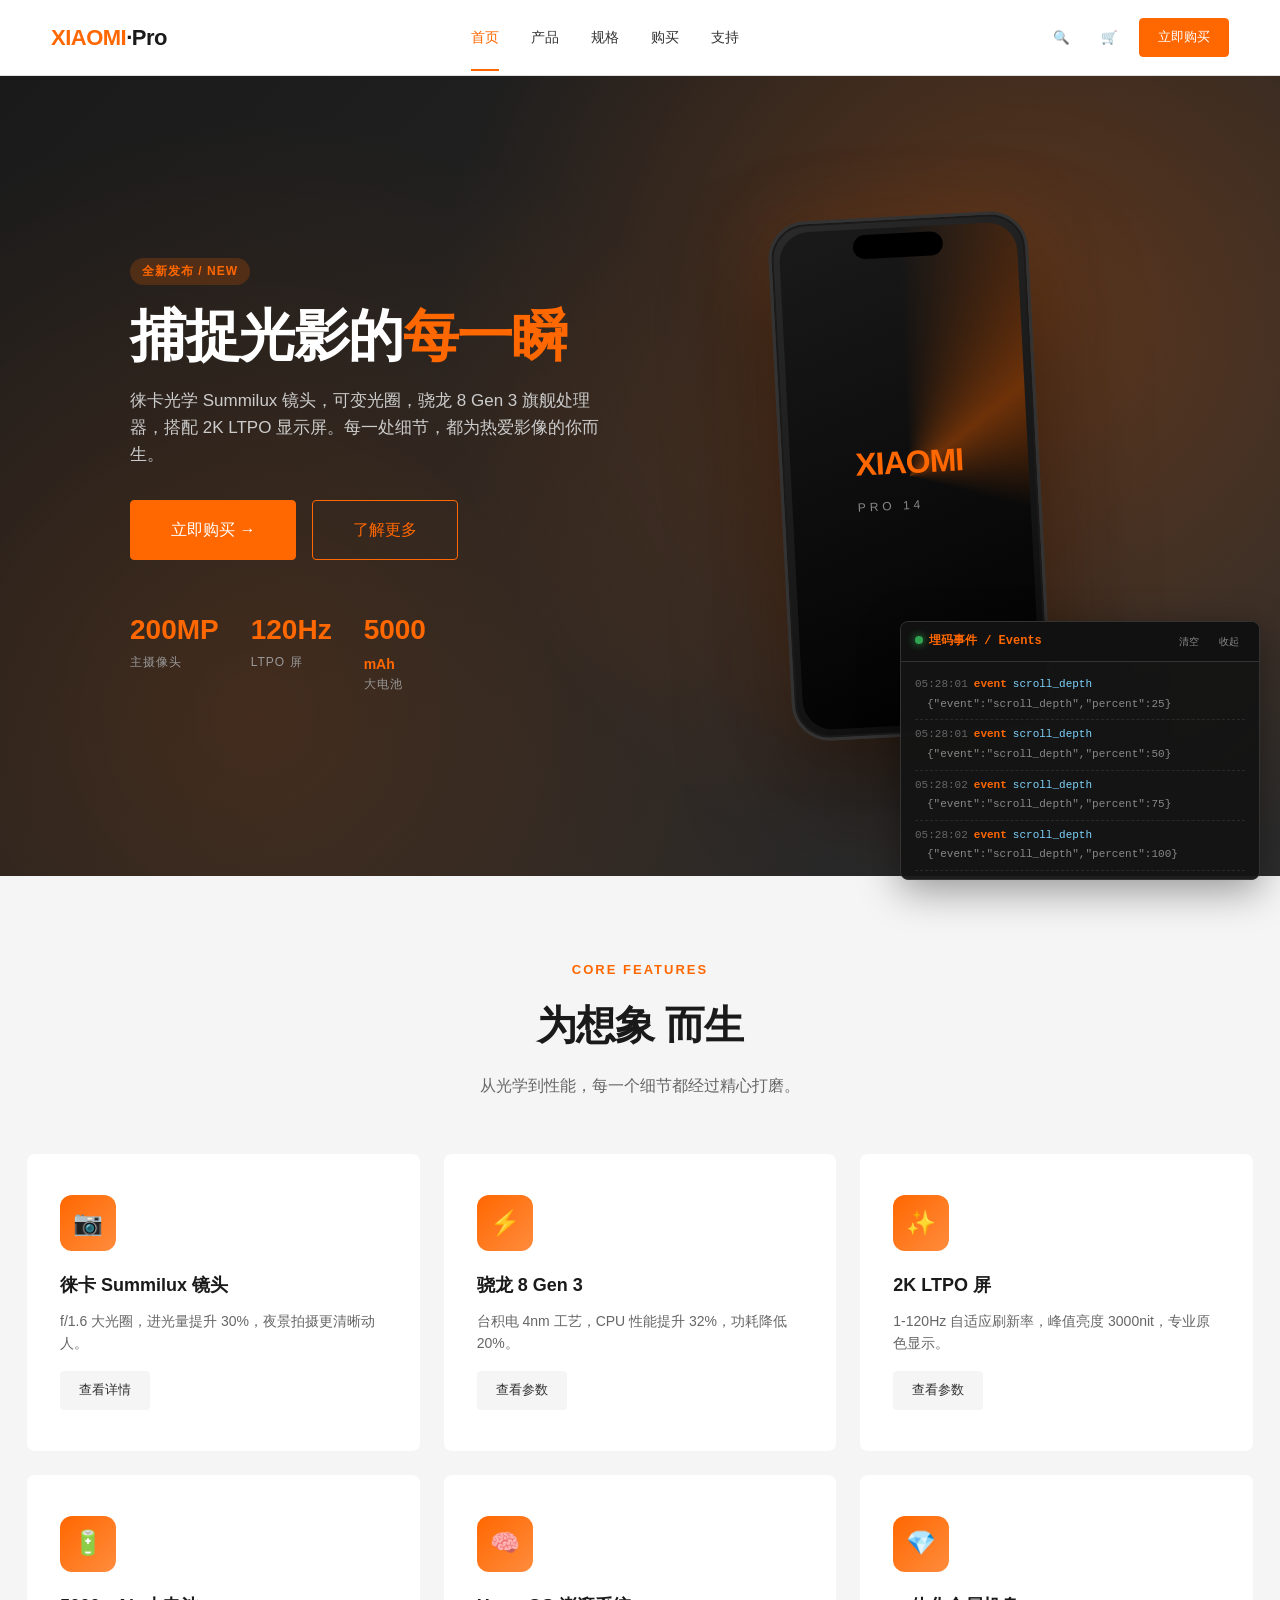
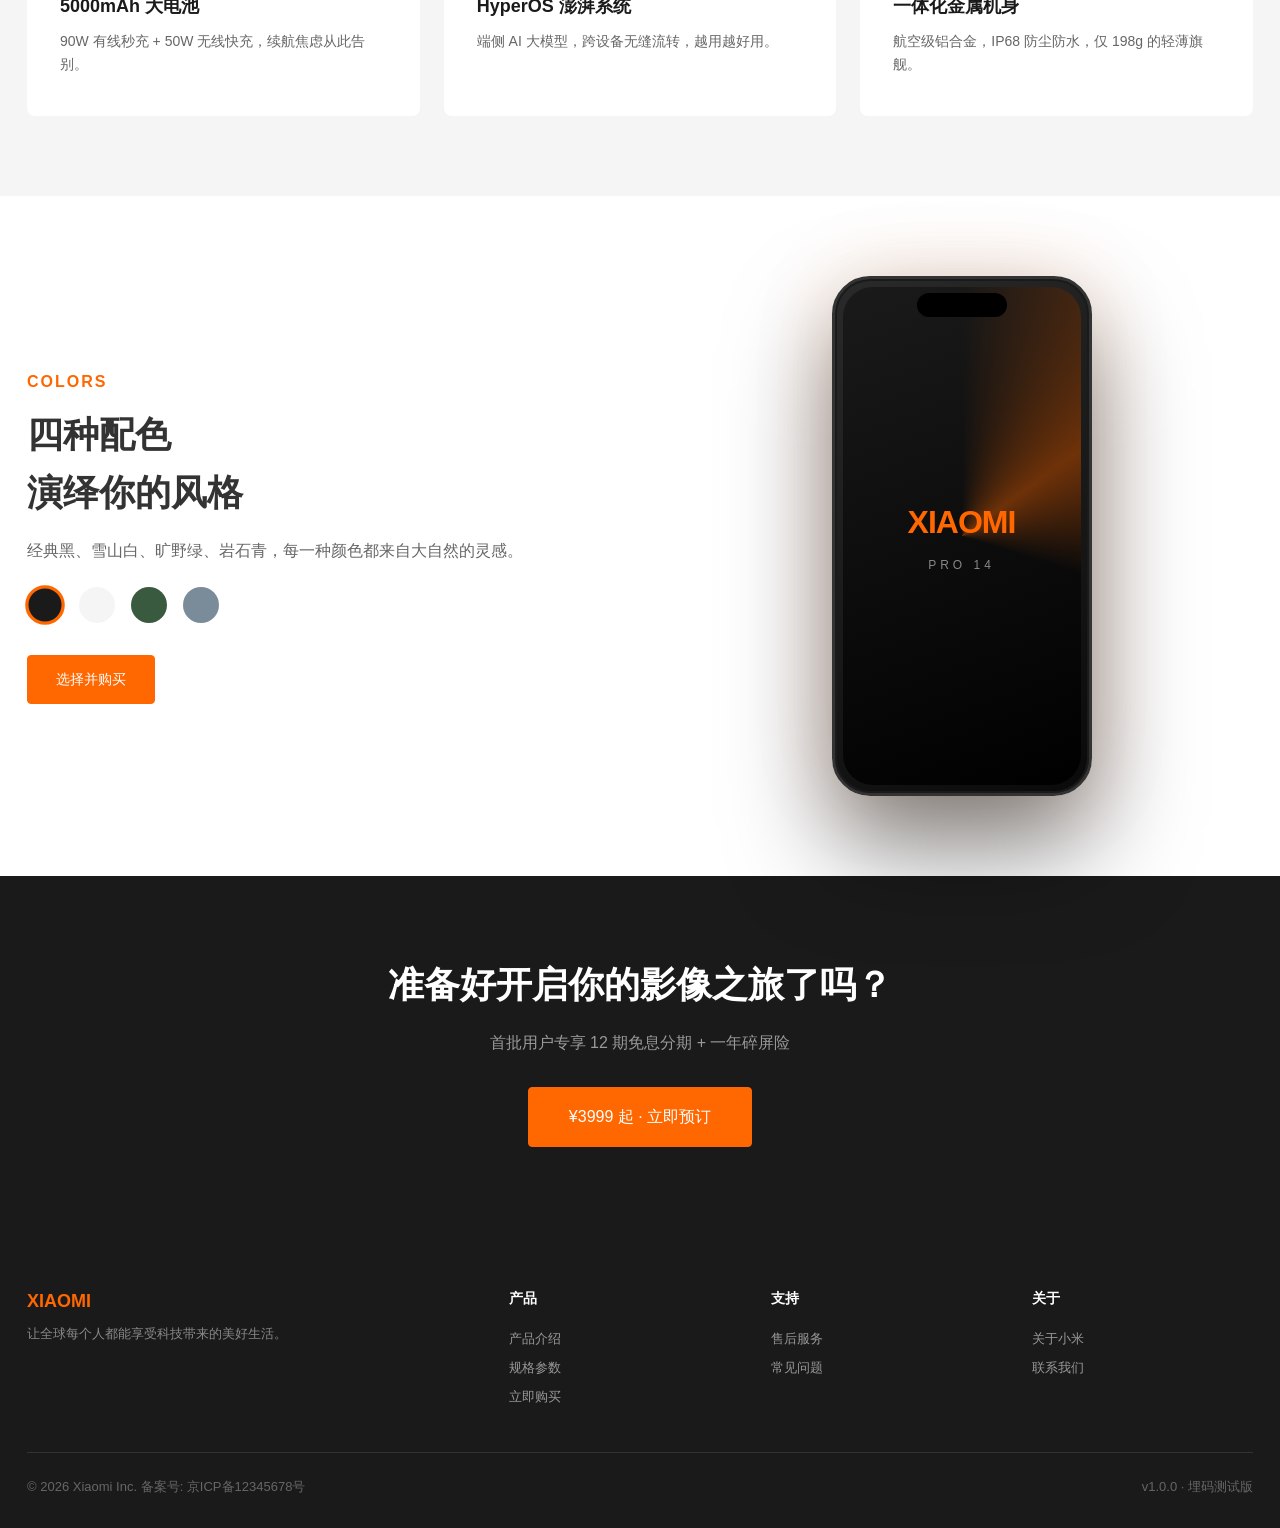
<file: index.html>
<!DOCTYPE html>
<html lang="zh-CN">
<head>
  <!-- Google tag (gtag.js) - GA4 -->
  <script async src="https://www.googletagmanager.com/gtag/js?id=G-XBHN8ZTBCF"></script>
  <script>
    window.dataLayer = window.dataLayer || [];
    function gtag(){dataLayer.push(arguments);}
    gtag('js', new Date());
    gtag('config', 'G-XBHN8ZTBCF');
  </script>

  <!-- Umami Analytics -->
  <script defer src="http://localhost:3000/script.js" data-website-id="d767fd33-8b4c-446f-88bc-324c1520ba76"></script>

  <meta charset="UTF-8">
  <meta name="viewport" content="width=device-width, initial-scale=1.0">
  <title>Xiaomi Pro 14 - 重新定义旗舰</title>
  <meta name="description" content="Xiaomi Pro 14 - 徕卡光学 Summilux 镜头，骁龙8 Gen 3，2K 120Hz LTPO 显示屏。">
  <link rel="stylesheet" href="/css/style.css">
</head>
<body>

  <!-- ===== Header ===== -->
  <header class="site-header">
    <div class="header-inner">
      <a href="/index.html" class="brand">XIAOMI<span>·Pro</span></a>
      <nav class="nav">
        <a href="/index.html" class="active">首页</a>
        <a href="/product.html" data-event="nav_click" data-event-cat="nav" data-event-label="产品">产品</a>
        <a href="/specs.html" data-event="nav_click" data-event-cat="nav" data-event-label="规格">规格</a>
        <a href="/buy.html" data-event="nav_click" data-event-cat="nav" data-event-label="购买">购买</a>
        <a href="/support.html" data-event="nav_click" data-event-cat="nav" data-event-label="支持">支持</a>
      </nav>
      <div class="header-cta">
        <button class="icon-btn" data-event="header_search" aria-label="搜索">🔍</button>
        <button class="icon-btn" data-event="header_cart" aria-label="购物车">🛒</button>
        <a href="/buy.html" class="btn btn-primary btn-sm" data-event="header_buy_now" data-event-cat="cta" data-event-pos="header">立即购买</a>
      </div>
    </div>
  </header>

  <!-- ===== Hero / Banner ===== -->
  <section class="hero">
    <div class="hero-inner">
      <div class="hero-text">
        <span class="tag">全新发布 / NEW</span>
        <h1>捕捉光影的<em>每一瞬</em></h1>
        <p>徕卡光学 Summilux 镜头，可变光圈，骁龙 8 Gen 3 旗舰处理器，搭配 2K LTPO 显示屏。每一处细节，都为热爱影像的你而生。</p>
        <div class="hero-cta">
          <a href="/buy.html" class="btn btn-primary btn-lg" data-event="hero_buy" data-event-cat="cta" data-event-pos="hero" data-event-label="立即购买" data-event-value="4499">立即购买 →</a>
          <a href="/product.html" class="btn btn-outline btn-lg" data-event="hero_learn" data-event-cat="cta" data-event-pos="hero" data-event-label="了解更多">了解更多</a>
        </div>
        <div class="hero-meta">
          <div><span class="num">200MP</span><span class="lbl">主摄像头</span></div>
          <div><span class="num">120Hz</span><span class="lbl">LTPO 屏</span></div>
          <div><span class="num">5000<span style="font-size:14px">mAh</span></span><span class="lbl">大电池</span></div>
        </div>
      </div>
      <div class="hero-visual">
        <div class="phone-mock">
          <div class="phone-notch"></div>
          <div class="phone-screen">
            <div class="phone-logo">XIAOMI<small>PRO 14</small></div>
          </div>
        </div>
      </div>
    </div>
  </section>

  <!-- ===== Features ===== -->
  <section class="features">
    <div class="container">
      <div class="section-head">
        <span class="eyebrow">CORE FEATURES</span>
        <h2>为想象 而生</h2>
        <p>从光学到性能，每一个细节都经过精心打磨。</p>
      </div>
      <div class="feature-grid">
        <div class="feature-card" data-event="feature_view" data-event-cat="feature" data-event-label="徕卡光学">
          <div class="feature-icon">📷</div>
          <h3>徕卡 Summilux 镜头</h3>
          <p>f/1.6 大光圈，进光量提升 30%，夜景拍摄更清晰动人。</p>
          <a href="/product.html" class="btn btn-ghost btn-sm" style="margin-top:16px" data-event="feature_learn_more" data-event-cat="feature" data-event-label="徕卡光学">查看详情</a>
        </div>
        <div class="feature-card" data-event="feature_view" data-event-cat="feature" data-event-label="性能">
          <div class="feature-icon">⚡</div>
          <h3>骁龙 8 Gen 3</h3>
          <p>台积电 4nm 工艺，CPU 性能提升 32%，功耗降低 20%。</p>
          <a href="/specs.html" class="btn btn-ghost btn-sm" style="margin-top:16px" data-event="feature_learn_more" data-event-cat="feature" data-event-label="性能">查看参数</a>
        </div>
        <div class="feature-card" data-event="feature_view" data-event-cat="feature" data-event-label="屏幕">
          <div class="feature-icon">✨</div>
          <h3>2K LTPO 屏</h3>
          <p>1-120Hz 自适应刷新率，峰值亮度 3000nit，专业原色显示。</p>
          <a href="/specs.html" class="btn btn-ghost btn-sm" style="margin-top:16px" data-event="feature_learn_more" data-event-cat="feature" data-event-label="屏幕">查看参数</a>
        </div>
        <div class="feature-card" data-event="feature_view" data-event-cat="feature" data-event-label="续航">
          <div class="feature-icon">🔋</div>
          <h3>5000mAh 大电池</h3>
          <p>90W 有线秒充 + 50W 无线快充，续航焦虑从此告别。</p>
        </div>
        <div class="feature-card" data-event="feature_view" data-event-cat="feature" data-event-label="系统">
          <div class="feature-icon">🧠</div>
          <h3>HyperOS 澎湃系统</h3>
          <p>端侧 AI 大模型，跨设备无缝流转，越用越好用。</p>
        </div>
        <div class="feature-card" data-event="feature_view" data-event-cat="feature" data-event-label="设计">
          <div class="feature-icon">💎</div>
          <h3>一体化金属机身</h3>
          <p>航空级铝合金，IP68 防尘防水，仅 198g 的轻薄旗舰。</p>
        </div>
      </div>
    </div>
  </section>

  <!-- ===== Color picker banner ===== -->
  <section>
    <div class="container colors">
      <div>
        <span class="eyebrow" style="color:var(--primary);font-weight:600;letter-spacing:2px">COLORS</span>
        <h2 style="font-size:36px;margin:12px 0 16px">四种配色<br>演绎你的风格</h2>
        <p style="color:var(--gray-4);margin-bottom:24px">经典黑、雪山白、旷野绿、岩石青，每一种颜色都来自大自然的灵感。</p>
        <div class="color-options">
          <div class="color-dot active" style="background:#1a1a1a" data-preview="#1a1a1a" data-color="经典黑" data-event="color_select" data-event-cat="product" data-event-label="经典黑"></div>
          <div class="color-dot" style="background:#f5f5f5" data-preview="#f5f5f5" data-color="雪山白" data-event="color_select" data-event-cat="product" data-event-label="雪山白"></div>
          <div class="color-dot" style="background:#3a5a40" data-preview="#3a5a40" data-color="旷野绿" data-event="color_select" data-event-cat="product" data-event-label="旷野绿"></div>
          <div class="color-dot" style="background:#7a8b99" data-preview="#7a8b99" data-color="岩石青" data-event="color_select" data-event-cat="product" data-event-label="岩石青"></div>
        </div>
        <a href="/buy.html" class="btn btn-primary" data-event="color_section_buy" data-event-cat="cta" data-event-label="选择并购买">选择并购买</a>
      </div>
      <div style="text-align:center">
        <div class="phone-mock" style="transform:none;margin:0 auto">
          <div class="phone-notch"></div>
          <div class="phone-screen">
            <div class="phone-logo">XIAOMI<small>PRO 14</small></div>
          </div>
        </div>
      </div>
    </div>
  </section>

  <!-- ===== CTA Strip ===== -->
  <section style="background:var(--dark);color:#fff;text-align:center;padding:80px 24px">
    <h2 style="font-size:36px;margin-bottom:16px">准备好开启你的影像之旅了吗？</h2>
    <p style="color:#999;margin-bottom:32px">首批用户专享 12 期免息分期 + 一年碎屏险</p>
    <a href="/buy.html" class="btn btn-primary btn-lg" data-event="bottom_cta_buy" data-event-cat="cta" data-event-pos="bottom" data-event-value="4499">¥3999 起 · 立即预订</a>
  </section>

  <!-- ===== Footer ===== -->
  <footer class="site-footer">
    <div class="footer-grid">
      <div class="footer-col">
        <h4 style="color:var(--primary);font-size:18px;margin-bottom:8px">XIAOMI</h4>
        <p style="color:#888">让全球每个人都能享受科技带来的美好生活。</p>
      </div>
      <div class="footer-col">
        <h4>产品</h4>
        <a href="/product.html" data-event="footer_link" data-event-cat="footer" data-event-label="产品">产品介绍</a>
        <a href="/specs.html" data-event="footer_link" data-event-cat="footer" data-event-label="规格">规格参数</a>
        <a href="/buy.html" data-event="footer_link" data-event-cat="footer" data-event-label="购买">立即购买</a>
      </div>
      <div class="footer-col">
        <h4>支持</h4>
        <a href="/support.html" data-event="footer_link" data-event-cat="footer" data-event-label="售后">售后服务</a>
        <a href="/support.html" data-event="footer_link" data-event-cat="footer" data-event-label="FAQ">常见问题</a>
      </div>
      <div class="footer-col">
        <h4>关于</h4>
        <a href="#" data-event="footer_link" data-event-cat="footer" data-event-label="关于小米">关于小米</a>
        <a href="#" data-event="footer_link" data-event-cat="footer" data-event-label="联系我们">联系我们</a>
      </div>
    </div>
    <div class="footer-bottom">
      <span>© 2026 Xiaomi Inc. 备案号: 京ICP备12345678号</span>
      <span>v1.0.0 · 埋码测试版</span>
    </div>
  </footer>

  <script src="/js/tracker.js"></script>
  <script src="/js/main.js"></script>
</body>
</html>
</file>
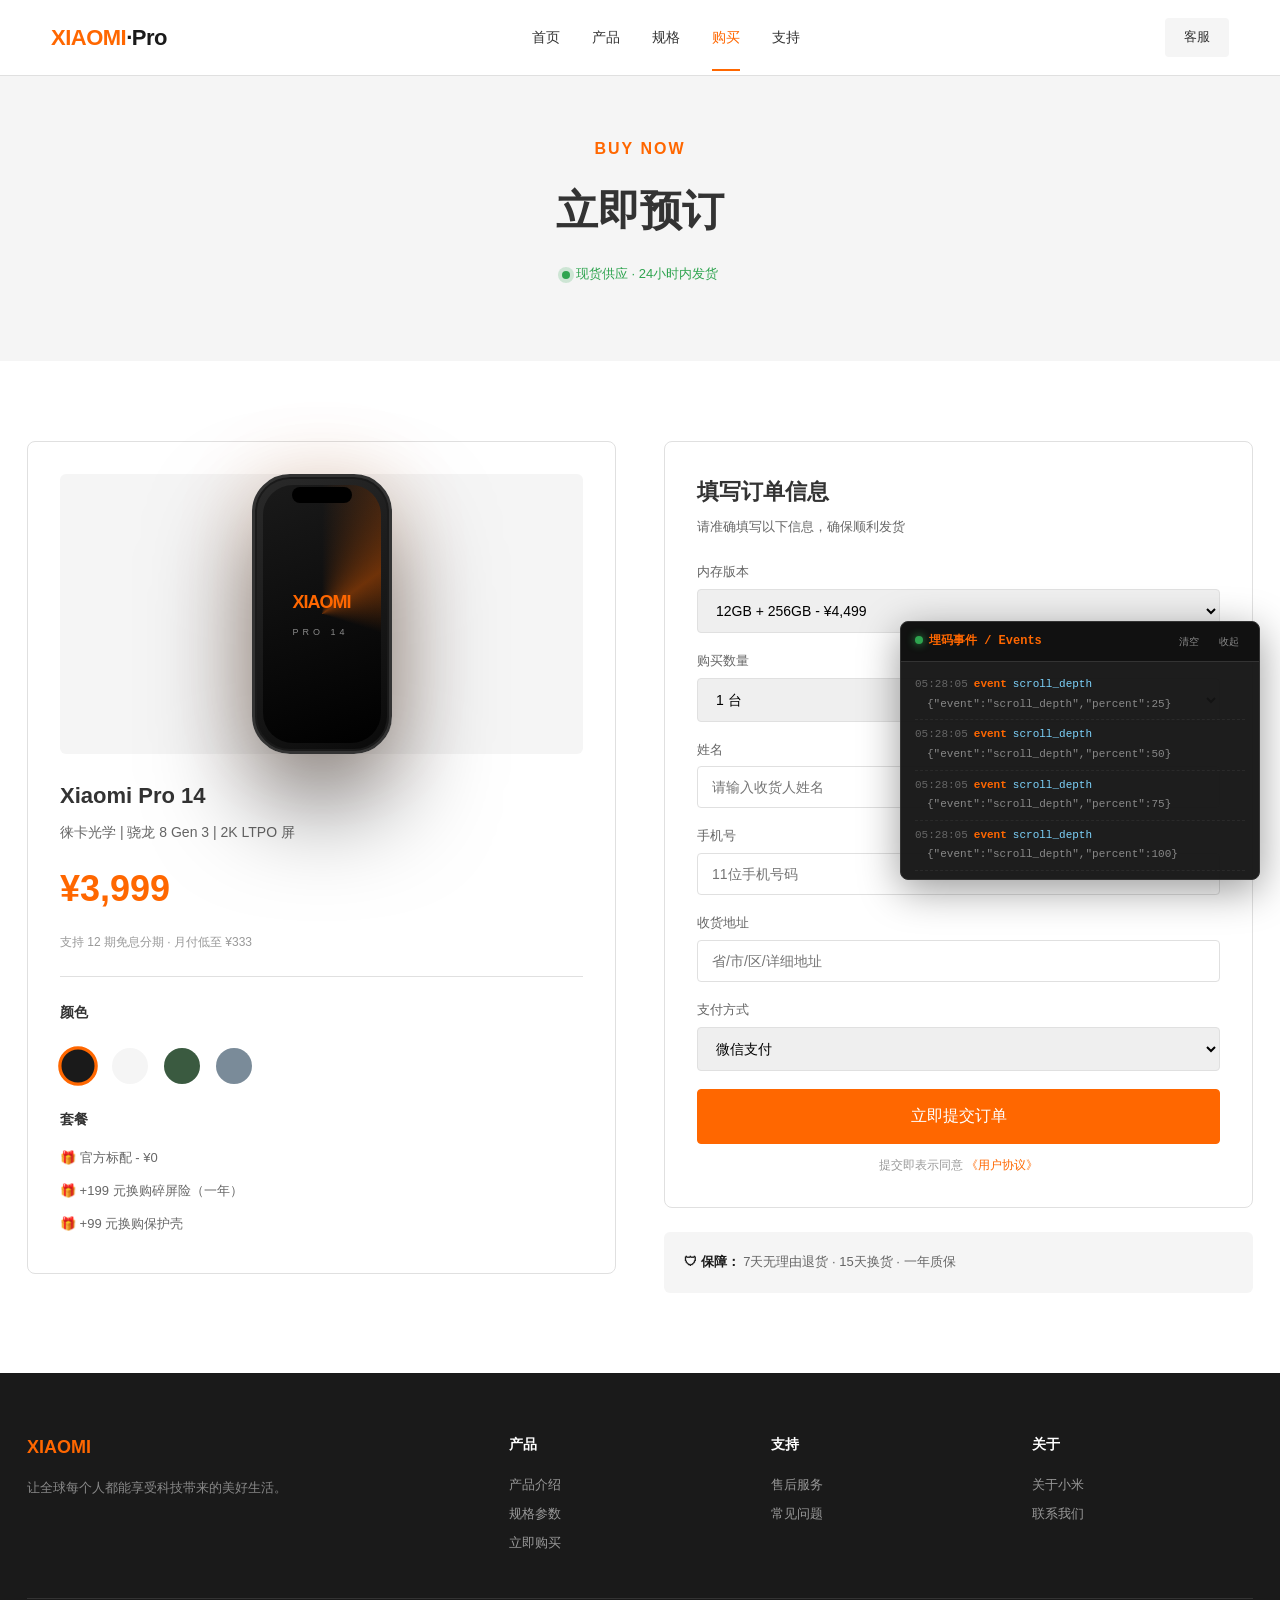
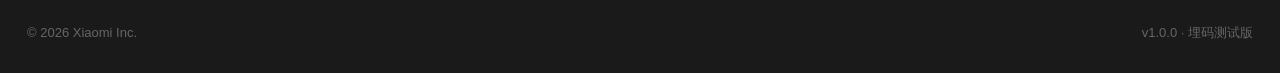
<file: buy.html>
<!DOCTYPE html>
<html lang="zh-CN">
<head>
  <!-- Google tag (gtag.js) - GA4 -->
  <script async src="https://www.googletagmanager.com/gtag/js?id=G-XBHN8ZTBCF"></script>
  <script>
    window.dataLayer = window.dataLayer || [];
    function gtag(){dataLayer.push(arguments);}
    gtag('js', new Date());
    gtag('config', 'G-XBHN8ZTBCF');
  </script>

  <!-- Umami Analytics -->
  <script defer src="http://localhost:3000/script.js" data-website-id="d767fd33-8b4c-446f-88bc-324c1520ba76"></script>

  <meta charset="UTF-8">
  <meta name="viewport" content="width=device-width, initial-scale=1.0">
  <title>立即购买 - Xiaomi Pro 14</title>
  <link rel="stylesheet" href="/css/style.css">
</head>
<body>

  <header class="site-header">
    <div class="header-inner">
      <a href="/index.html" class="brand">XIAOMI<span>·Pro</span></a>
      <nav class="nav">
        <a href="/index.html">首页</a>
        <a href="/product.html">产品</a>
        <a href="/specs.html">规格</a>
        <a href="/buy.html" class="active">购买</a>
        <a href="/support.html">支持</a>
      </nav>
      <div class="header-cta">
        <a href="/support.html" class="btn btn-ghost btn-sm" data-event="header_support" data-event-cat="cta" data-event-pos="header">客服</a>
      </div>
    </div>
  </header>

  <section style="background:var(--gray-1);padding:60px 24px;text-align:center">
    <div class="container">
      <span class="eyebrow" style="color:var(--primary);font-weight:600;letter-spacing:2px">BUY NOW</span>
      <h1 style="font-size:42px;margin:16px 0">立即预订</h1>
      <div class="stock-status">现货供应 · 24小时内发货</div>
    </div>
  </section>

  <section>
    <div class="container buy-grid">

      <!-- Left: product summary -->
      <div>
        <div class="buy-card">
          <div style="background:var(--gray-1);height:280px;border-radius:6px;display:flex;align-items:center;justify-content:center;margin-bottom:24px">
            <div class="phone-mock" style="width:140px;height:280px;transform:none">
              <div class="phone-notch" style="width:60px;height:16px;top:10px"></div>
              <div class="phone-screen">
                <div class="phone-logo" style="font-size:18px">XIAOMI<small style="font-size:9px">PRO 14</small></div>
              </div>
            </div>
          </div>

          <h3>Xiaomi Pro 14</h3>
          <p style="color:var(--gray-4);font-size:14px">徕卡光学 | 骁龙 8 Gen 3 | 2K LTPO 屏</p>

          <div class="price" id="price-display">¥3,999</div>
          <p style="color:var(--gray-3);font-size:12px">支持 12 期免息分期 · 月付低至 ¥333</p>

          <hr style="margin:24px 0;border:none;border-top:1px solid var(--gray-2)">

          <h4 style="font-size:14px;margin-bottom:12px">颜色</h4>
          <div class="color-options" style="margin-bottom:24px">
            <div class="color-dot active" style="background:#1a1a1a" data-color="经典黑" data-event="select_color" data-event-cat="buy" data-event-label="经典黑"></div>
            <div class="color-dot" style="background:#f5f5f5" data-color="雪山白" data-event="select_color" data-event-cat="buy" data-event-label="雪山白"></div>
            <div class="color-dot" style="background:#3a5a40" data-color="旷野绿" data-event="select_color" data-event-cat="buy" data-event-label="旷野绿"></div>
            <div class="color-dot" style="background:#7a8b99" data-color="岩石青" data-event="select_color" data-event-cat="buy" data-event-label="岩石青"></div>
          </div>

          <h4 style="font-size:14px;margin-bottom:12px">套餐</h4>
          <ul style="font-size:13px;color:var(--gray-4)">
            <li style="padding:6px 0">🎁 官方标配 - ¥0</li>
            <li style="padding:6px 0">🎁 +199 元换购碎屏险（一年）</li>
            <li style="padding:6px 0">🎁 +99 元换购保护壳</li>
          </ul>
        </div>
      </div>

      <!-- Right: order form -->
      <div>
        <div class="buy-card">
          <h3>填写订单信息</h3>
          <p style="color:var(--gray-4);font-size:13px;margin-bottom:24px">请准确填写以下信息，确保顺利发货</p>

          <form id="buy-form">
            <div class="form-row">
              <label>内存版本</label>
              <select name="variant" data-event="select_variant" data-event-cat="buy">
                <option value="8">8GB + 256GB - ¥3,999</option>
                <option value="12" selected>12GB + 256GB - ¥4,499</option>
                <option value="16">16GB + 512GB - ¥4,999</option>
              </select>
            </div>

            <input type="hidden" name="color" value="经典黑">

            <div class="form-row">
              <label>购买数量</label>
              <select name="quantity" data-event="select_quantity" data-event-cat="buy">
                <option value="1">1 台</option>
                <option value="2">2 台</option>
                <option value="3">3 台</option>
              </select>
            </div>

            <div class="form-row">
              <label>姓名</label>
              <input type="text" name="name" placeholder="请输入收货人姓名" required
                     data-event="form_input" data-event-cat="form" data-event-label="姓名">
            </div>

            <div class="form-row">
              <label>手机号</label>
              <input type="tel" name="phone" placeholder="11位手机号码" pattern="[0-9]{11}" required
                     data-event="form_input" data-event-cat="form" data-event-label="手机号">
            </div>

            <div class="form-row">
              <label>收货地址</label>
              <input type="text" name="address" placeholder="省/市/区/详细地址" required
                     data-event="form_input" data-event-cat="form" data-event-label="地址">
            </div>

            <div class="form-row">
              <label>支付方式</label>
              <select name="payment" data-event="select_payment" data-event-cat="buy">
                <option value="wechat">微信支付</option>
                <option value="alipay">支付宝</option>
                <option value="card">银行卡分期</option>
              </select>
            </div>

            <button type="submit" class="btn btn-primary btn-lg btn-block"
                    data-event="submit_order" data-event-cat="conversion" data-event-value="4499">
              立即提交订单
            </button>
            <p style="text-align:center;color:var(--gray-3);font-size:12px;margin-top:12px">
              提交即表示同意 <a href="#" style="color:var(--primary)" data-event="view_terms" data-event-cat="legal">《用户协议》</a>
            </p>
          </form>
        </div>

        <div style="margin-top:24px;padding:20px;background:var(--gray-1);border-radius:6px;font-size:13px;color:var(--gray-4)">
          <strong style="color:var(--dark)">🛡 保障：</strong> 7天无理由退货 · 15天换货 · 一年质保
        </div>
      </div>

    </div>
  </section>

  <footer class="site-footer">
    <div class="footer-grid">
      <div class="footer-col">
        <h4 style="color:var(--primary);font-size:18px">XIAOMI</h4>
        <p style="color:#888">让全球每个人都能享受科技带来的美好生活。</p>
      </div>
      <div class="footer-col">
        <h4>产品</h4>
        <a href="/product.html">产品介绍</a>
        <a href="/specs.html">规格参数</a>
        <a href="/buy.html">立即购买</a>
      </div>
      <div class="footer-col">
        <h4>支持</h4>
        <a href="/support.html">售后服务</a>
        <a href="/support.html">常见问题</a>
      </div>
      <div class="footer-col">
        <h4>关于</h4>
        <a href="#">关于小米</a>
        <a href="#">联系我们</a>
      </div>
    </div>
    <div class="footer-bottom">
      <span>© 2026 Xiaomi Inc.</span>
      <span>v1.0.0 · 埋码测试版</span>
    </div>
  </footer>

  <script src="/js/tracker.js"></script>
  <script src="/js/main.js"></script>
</body>
</html>
</file>
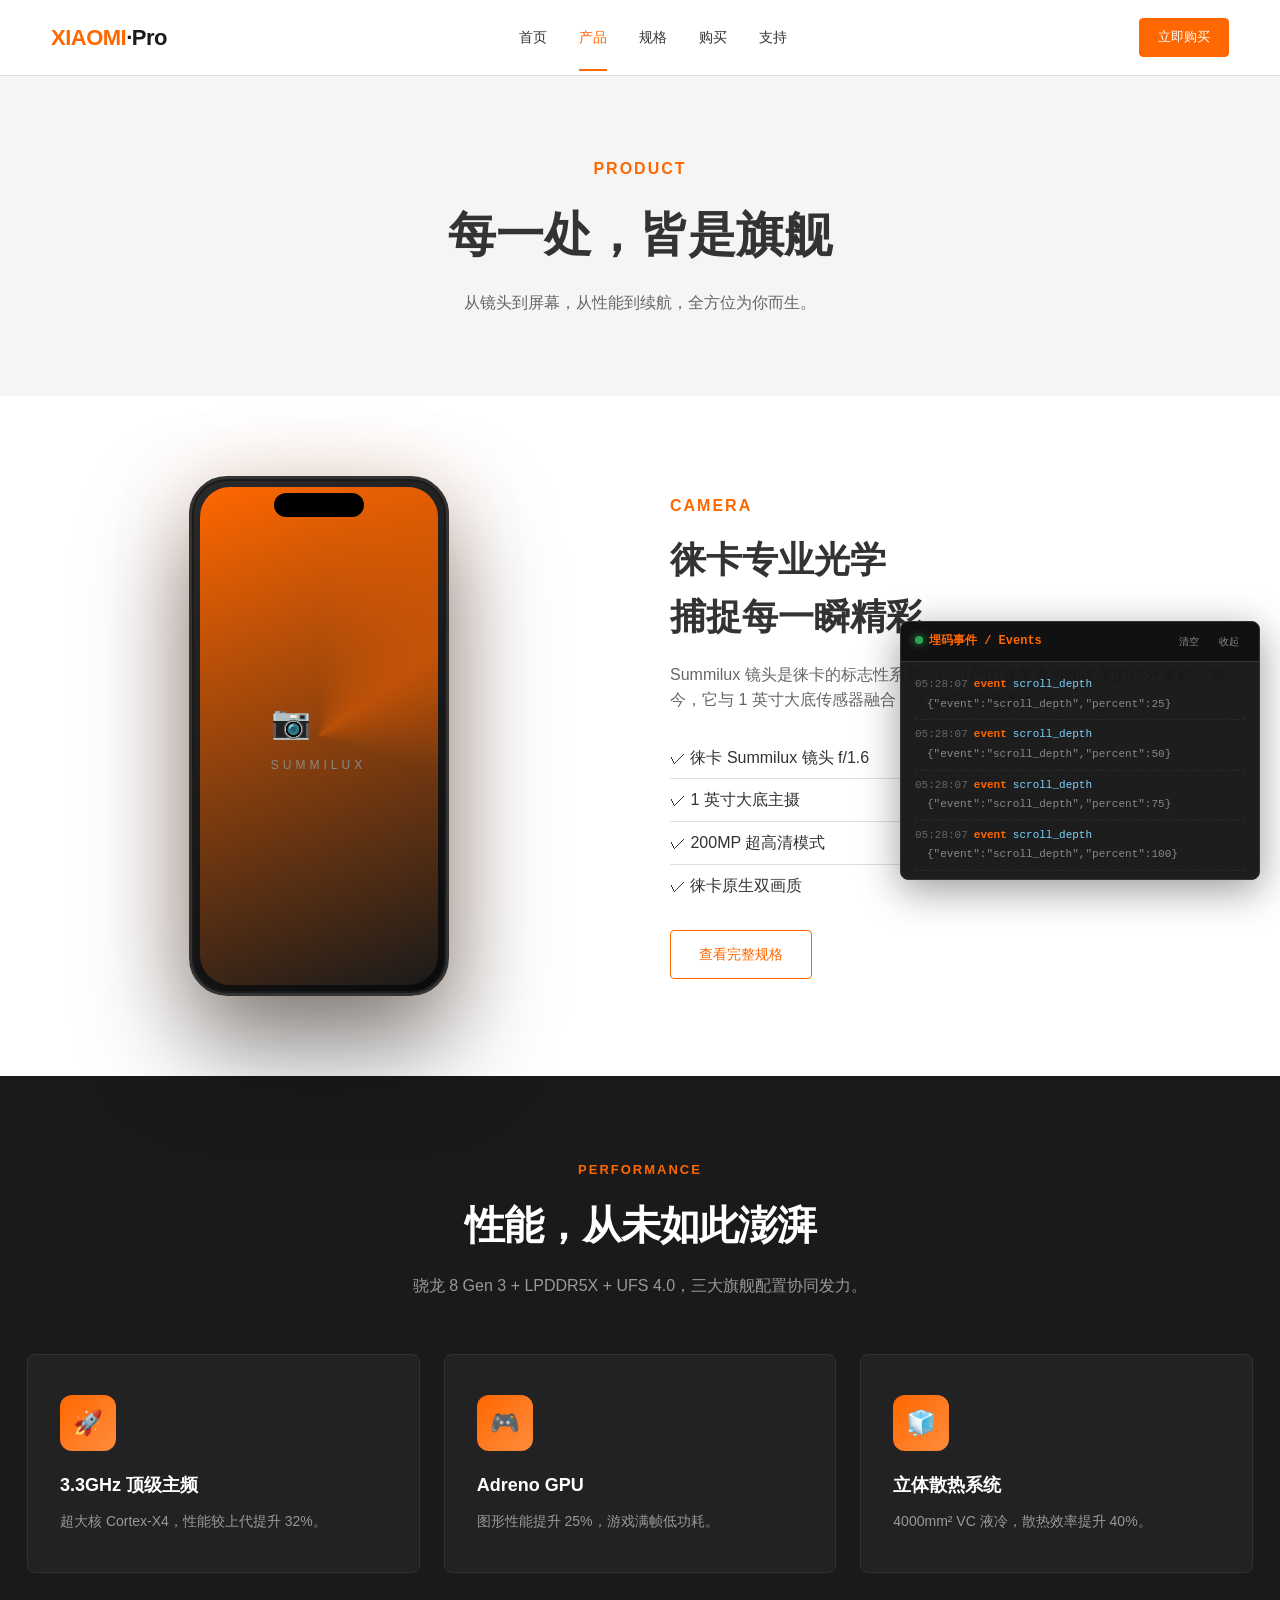
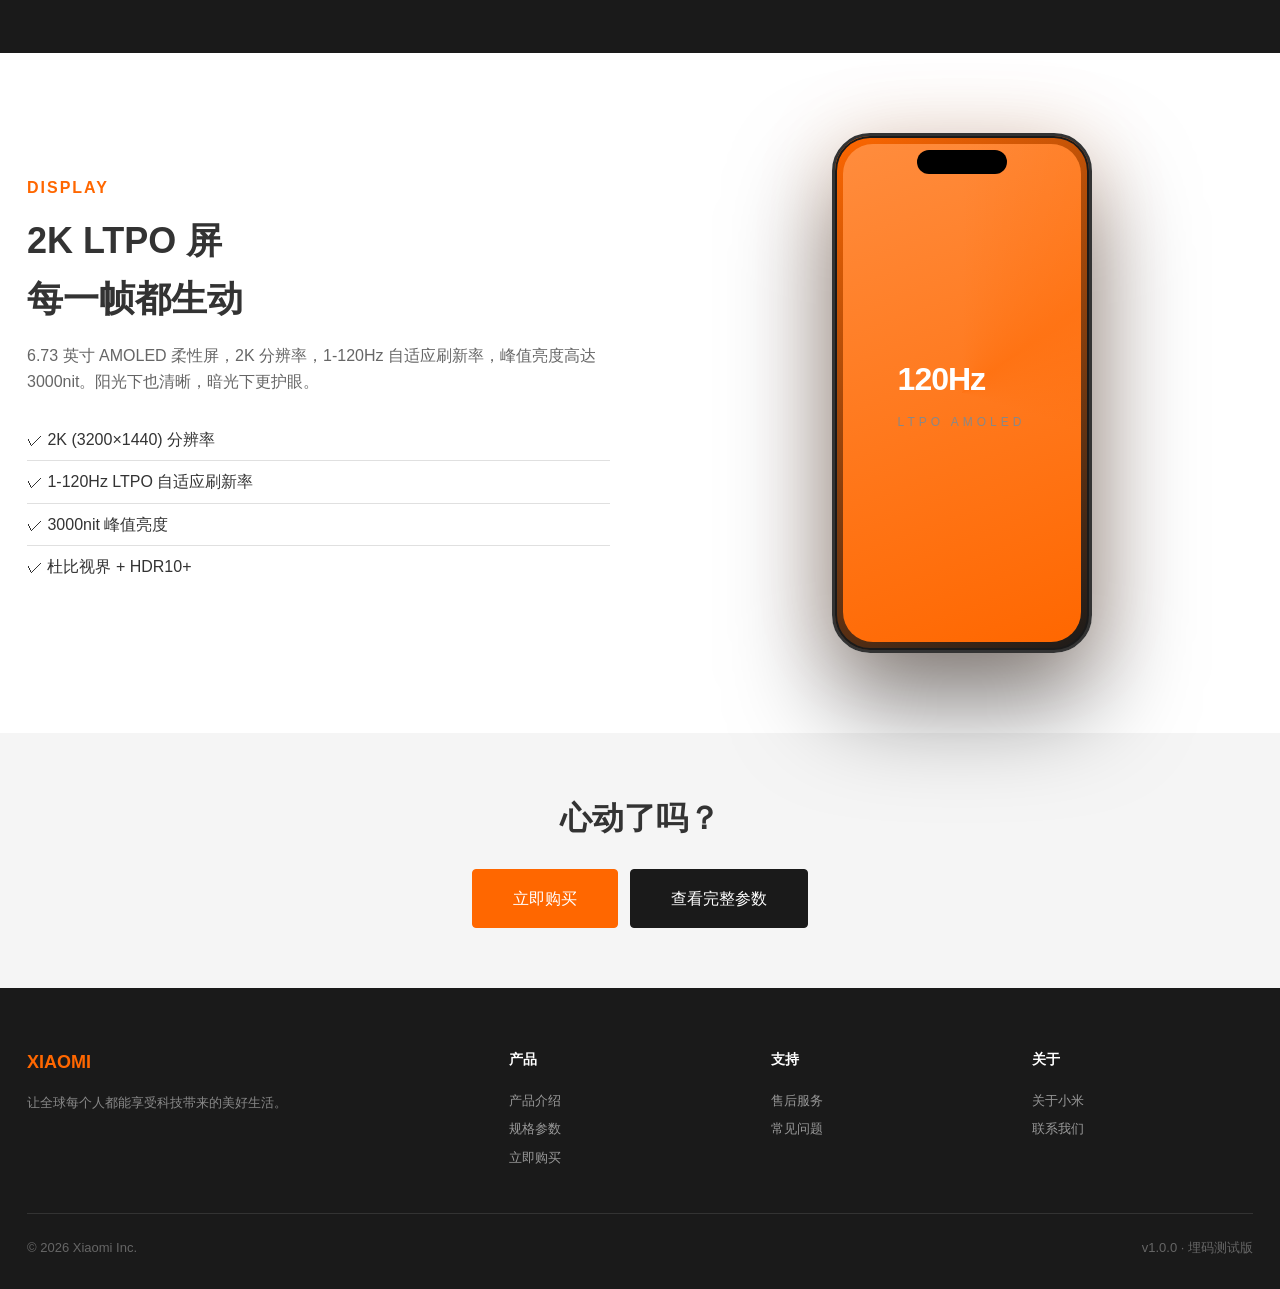
<file: product.html>
<!DOCTYPE html>
<html lang="zh-CN">
<head>
  <!-- Google tag (gtag.js) - GA4 -->
  <script async src="https://www.googletagmanager.com/gtag/js?id=G-XBHN8ZTBCF"></script>
  <script>
    window.dataLayer = window.dataLayer || [];
    function gtag(){dataLayer.push(arguments);}
    gtag('js', new Date());
    gtag('config', 'G-XBHN8ZTBCF');
  </script>

  <!-- Umami Analytics -->
  <script defer src="http://localhost:3000/script.js" data-website-id="d767fd33-8b4c-446f-88bc-324c1520ba76"></script>

  <meta charset="UTF-8">
  <meta name="viewport" content="width=device-width, initial-scale=1.0">
  <title>产品介绍 - Xiaomi Pro 14</title>
  <link rel="stylesheet" href="/css/style.css">
</head>
<body>

  <header class="site-header">
    <div class="header-inner">
      <a href="/index.html" class="brand">XIAOMI<span>·Pro</span></a>
      <nav class="nav">
        <a href="/index.html">首页</a>
        <a href="/product.html" class="active">产品</a>
        <a href="/specs.html">规格</a>
        <a href="/buy.html">购买</a>
        <a href="/support.html">支持</a>
      </nav>
      <div class="header-cta">
        <a href="/buy.html" class="btn btn-primary btn-sm" data-event="header_buy_now" data-event-cat="cta" data-event-pos="header">立即购买</a>
      </div>
    </div>
  </header>

  <!-- ===== Page hero ===== -->
  <section style="background:var(--gray-1);padding:80px 24px;text-align:center">
    <div class="container">
      <span class="eyebrow" style="color:var(--primary);font-weight:600;letter-spacing:2px">PRODUCT</span>
      <h1 style="font-size:48px;margin:16px 0">每一处，皆是旗舰</h1>
      <p style="color:var(--gray-4);max-width:600px;margin:0 auto">从镜头到屏幕，从性能到续航，全方位为你而生。</p>
    </div>
  </section>

  <!-- ===== Section 1: Camera ===== -->
  <section>
    <div class="container colors">
      <div class="hero-visual" style="height:auto">
        <div class="phone-mock" style="transform:none">
          <div class="phone-notch"></div>
          <div class="phone-screen" style="background:linear-gradient(160deg,#ff6700 0%,#1a1a1a 100%)">
            <div class="phone-logo">📷<small>SUMMILUX</small></div>
          </div>
        </div>
      </div>
      <div>
        <span class="eyebrow" style="color:var(--primary);font-weight:600;letter-spacing:2px">CAMERA</span>
        <h2 style="font-size:36px;margin:12px 0 16px">徕卡专业光学<br>捕捉每一瞬精彩</h2>
        <p style="color:var(--gray-4);margin-bottom:24px">Summilux 镜头是徕卡的标志性系列，以出色的成像素质和柔美的焦外著称。如今，它与 1 英寸大底传感器融合，开启移动影像新纪元。</p>
        <ul style="margin-bottom:24px">
          <li style="padding:8px 0;border-bottom:1px solid var(--gray-2)">✓ 徕卡 Summilux 镜头 f/1.6</li>
          <li style="padding:8px 0;border-bottom:1px solid var(--gray-2)">✓ 1 英寸大底主摄</li>
          <li style="padding:8px 0;border-bottom:1px solid var(--gray-2)">✓ 200MP 超高清模式</li>
          <li style="padding:8px 0">✓ 徕卡原生双画质</li>
        </ul>
        <a href="/specs.html" class="btn btn-outline" data-event="product_camera_specs" data-event-cat="product" data-event-label="相机规格">查看完整规格</a>
      </div>
    </div>
  </section>

  <!-- ===== Section 2: Performance ===== -->
  <section style="background:var(--dark);color:#fff">
    <div class="container">
      <div class="section-head">
        <span class="eyebrow" style="color:var(--primary)">PERFORMANCE</span>
        <h2 style="color:#fff">性能，从未如此澎湃</h2>
        <p style="color:#999">骁龙 8 Gen 3 + LPDDR5X + UFS 4.0，三大旗舰配置协同发力。</p>
      </div>
      <div class="feature-grid">
        <div class="feature-card" style="background:#222;border-color:#333">
          <div class="feature-icon">🚀</div>
          <h3 style="color:#fff">3.3GHz 顶级主频</h3>
          <p style="color:#999">超大核 Cortex-X4，性能较上代提升 32%。</p>
        </div>
        <div class="feature-card" style="background:#222;border-color:#333">
          <div class="feature-icon">🎮</div>
          <h3 style="color:#fff">Adreno GPU</h3>
          <p style="color:#999">图形性能提升 25%，游戏满帧低功耗。</p>
        </div>
        <div class="feature-card" style="background:#222;border-color:#333">
          <div class="feature-icon">🧊</div>
          <h3 style="color:#fff">立体散热系统</h3>
          <p style="color:#999">4000mm² VC 液冷，散热效率提升 40%。</p>
        </div>
      </div>
    </div>
  </section>

  <!-- ===== Section 3: Display ===== -->
  <section>
    <div class="container colors">
      <div>
        <span class="eyebrow" style="color:var(--primary);font-weight:600;letter-spacing:2px">DISPLAY</span>
        <h2 style="font-size:36px;margin:12px 0 16px">2K LTPO 屏<br>每一帧都生动</h2>
        <p style="color:var(--gray-4);margin-bottom:24px">6.73 英寸 AMOLED 柔性屏，2K 分辨率，1-120Hz 自适应刷新率，峰值亮度高达 3000nit。阳光下也清晰，暗光下更护眼。</p>
        <ul style="margin-bottom:24px">
          <li style="padding:8px 0;border-bottom:1px solid var(--gray-2)">✓ 2K (3200×1440) 分辨率</li>
          <li style="padding:8px 0;border-bottom:1px solid var(--gray-2)">✓ 1-120Hz LTPO 自适应刷新率</li>
          <li style="padding:8px 0;border-bottom:1px solid var(--gray-2)">✓ 3000nit 峰值亮度</li>
          <li style="padding:8px 0">✓ 杜比视界 + HDR10+</li>
        </ul>
      </div>
      <div class="hero-visual" style="height:auto">
        <div class="phone-mock" style="transform:none;background:linear-gradient(145deg,#ff6700 0%,#1a1a1a 100%)">
          <div class="phone-notch"></div>
          <div class="phone-screen" style="background:linear-gradient(160deg,#ff8c3d 0%,#ff6700 100%)">
            <div class="phone-logo" style="color:#fff">120Hz<small>LTPO AMOLED</small></div>
          </div>
        </div>
      </div>
    </div>
  </section>

  <!-- ===== Bottom CTA ===== -->
  <section style="background:var(--gray-1);text-align:center;padding:60px 24px">
    <h2 style="font-size:32px;margin-bottom:24px">心动了吗？</h2>
    <div style="display:flex;gap:12px;justify-content:center;flex-wrap:wrap">
      <a href="/buy.html" class="btn btn-primary btn-lg" data-event="product_bottom_buy" data-event-cat="cta" data-event-pos="product_bottom">立即购买</a>
      <a href="/specs.html" class="btn btn-dark btn-lg" data-event="product_bottom_specs" data-event-cat="cta" data-event-pos="product_bottom">查看完整参数</a>
    </div>
  </section>

  <footer class="site-footer">
    <div class="footer-grid">
      <div class="footer-col">
        <h4 style="color:var(--primary);font-size:18px">XIAOMI</h4>
        <p style="color:#888">让全球每个人都能享受科技带来的美好生活。</p>
      </div>
      <div class="footer-col">
        <h4>产品</h4>
        <a href="/product.html">产品介绍</a>
        <a href="/specs.html">规格参数</a>
        <a href="/buy.html">立即购买</a>
      </div>
      <div class="footer-col">
        <h4>支持</h4>
        <a href="/support.html">售后服务</a>
        <a href="/support.html">常见问题</a>
      </div>
      <div class="footer-col">
        <h4>关于</h4>
        <a href="#">关于小米</a>
        <a href="#">联系我们</a>
      </div>
    </div>
    <div class="footer-bottom">
      <span>© 2026 Xiaomi Inc.</span>
      <span>v1.0.0 · 埋码测试版</span>
    </div>
  </footer>

  <script src="/js/tracker.js"></script>
  <script src="/js/main.js"></script>
</body>
</html>
</file>
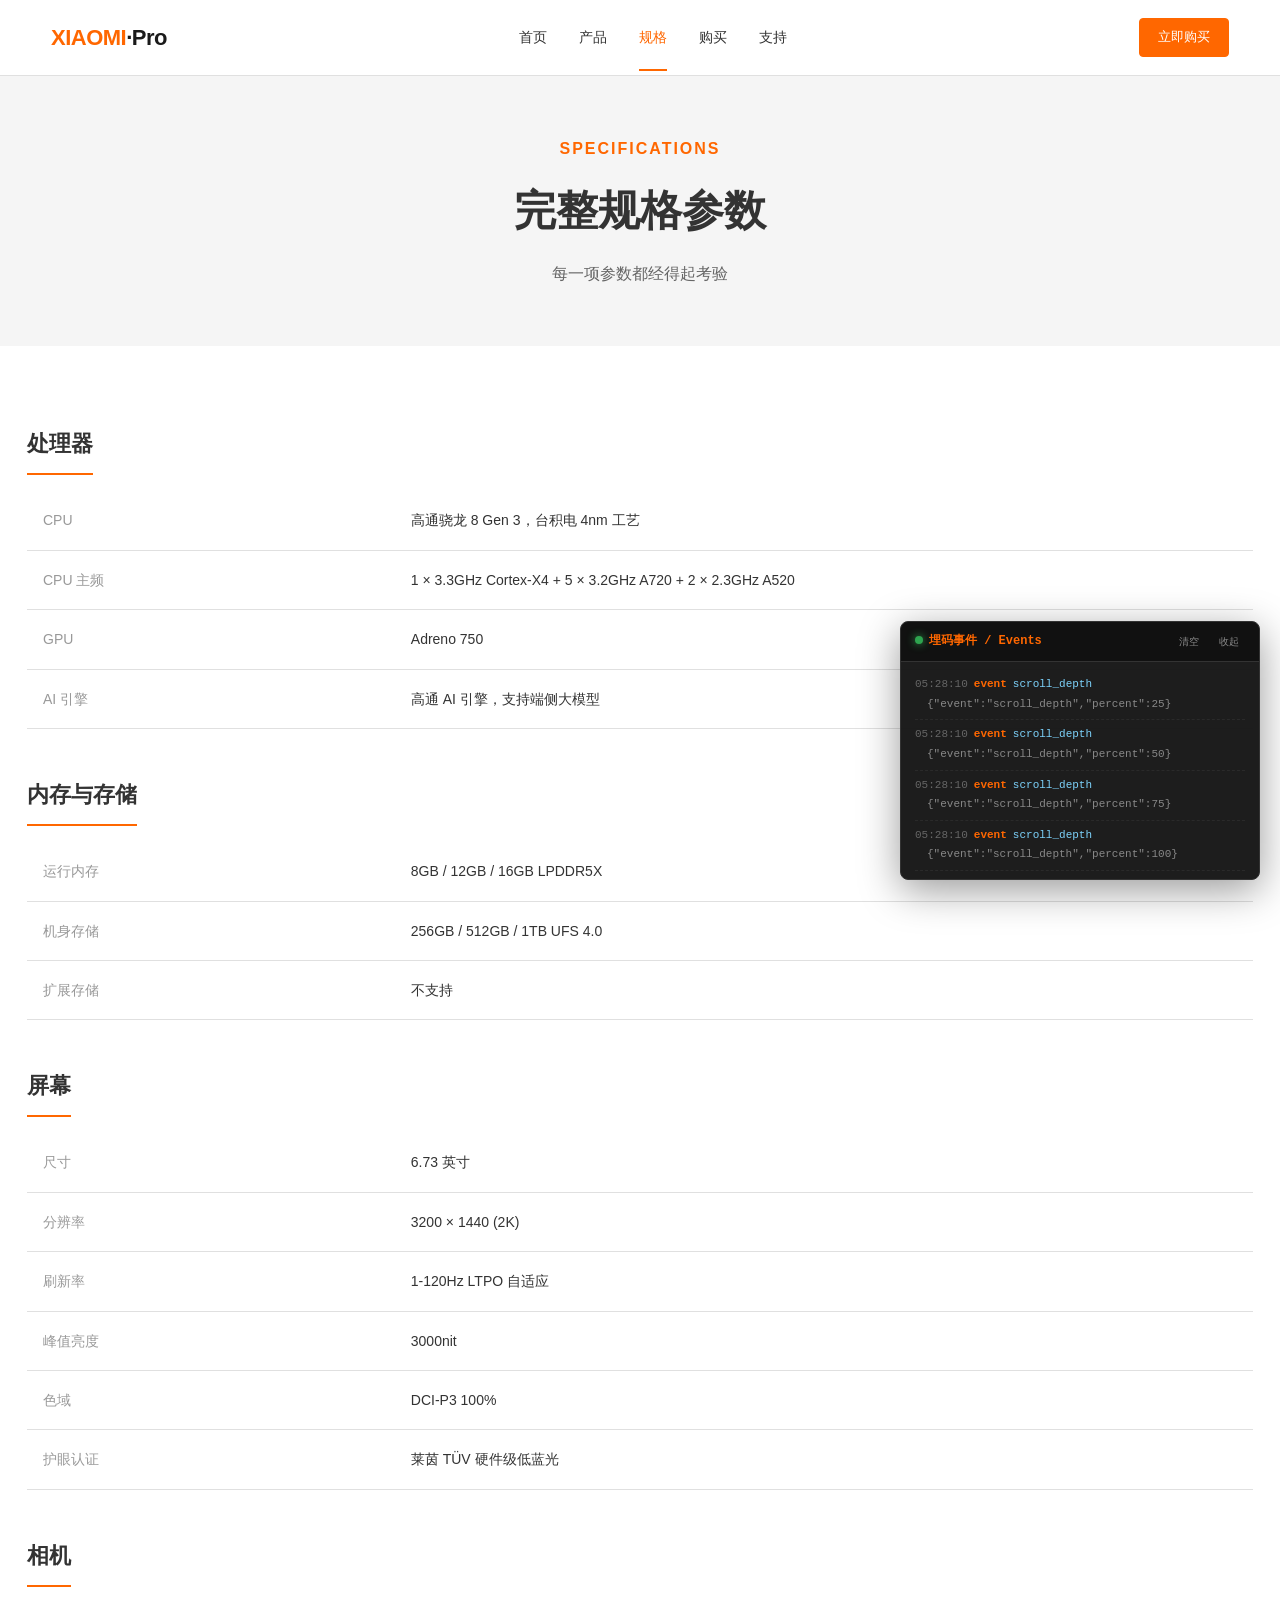
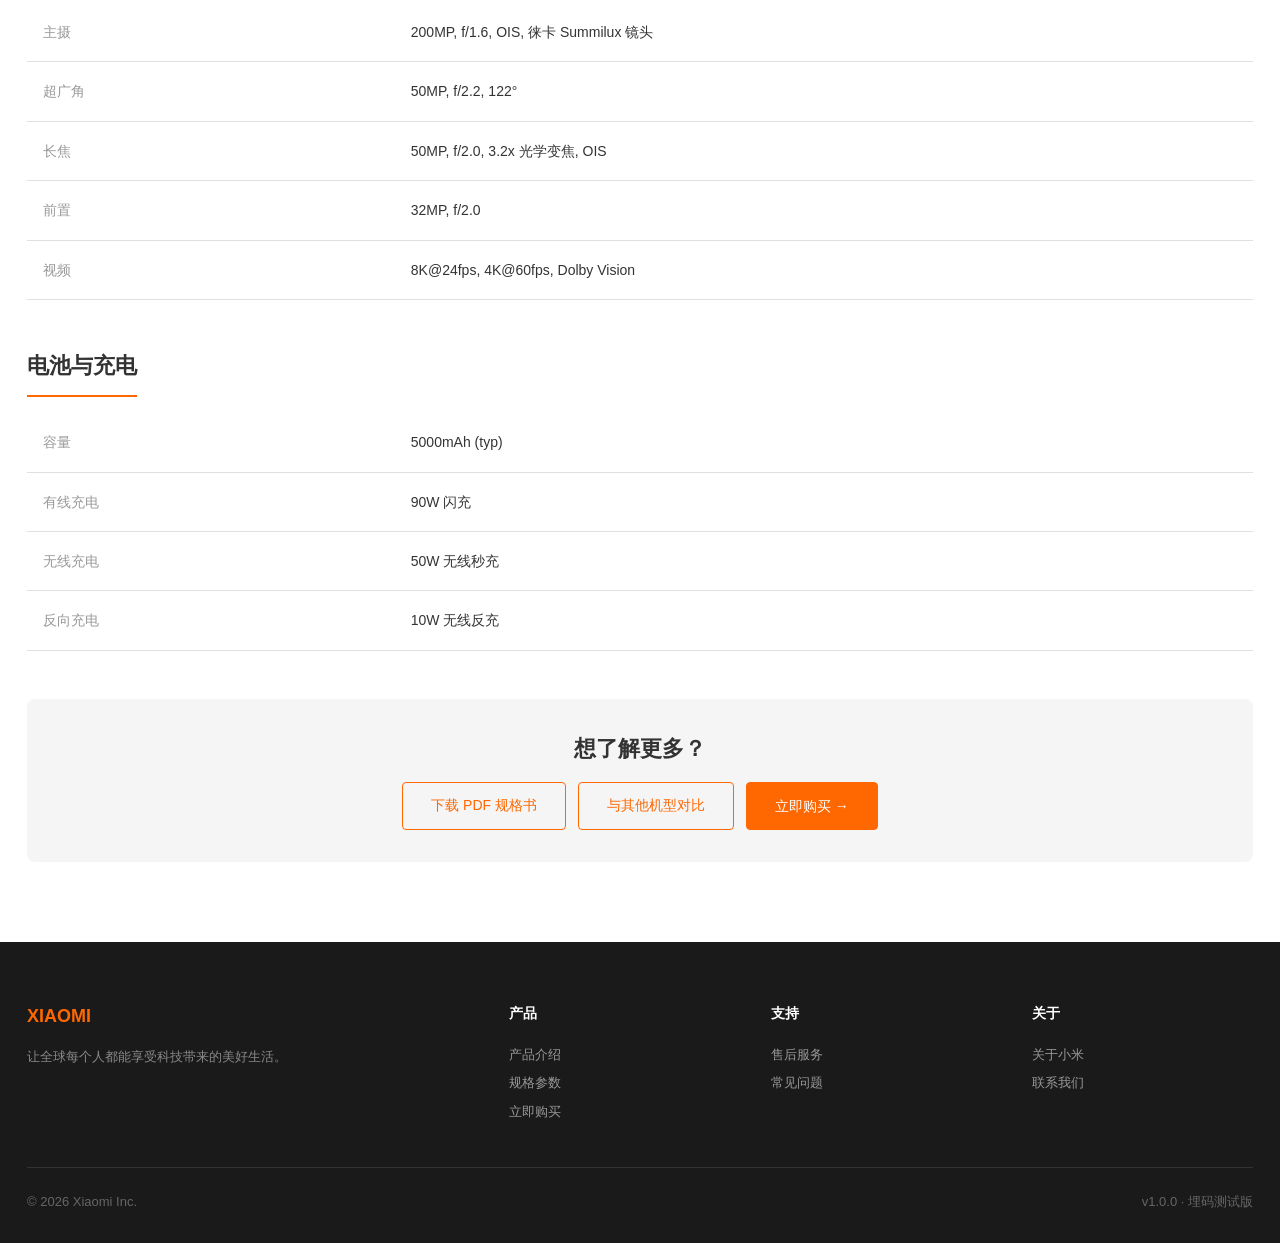
<file: specs.html>
<!DOCTYPE html>
<html lang="zh-CN">
<head>
  <!-- Google tag (gtag.js) - GA4 -->
  <script async src="https://www.googletagmanager.com/gtag/js?id=G-XBHN8ZTBCF"></script>
  <script>
    window.dataLayer = window.dataLayer || [];
    function gtag(){dataLayer.push(arguments);}
    gtag('js', new Date());
    gtag('config', 'G-XBHN8ZTBCF');
  </script>

  <!-- Umami Analytics -->
  <script defer src="http://localhost:3000/script.js" data-website-id="d767fd33-8b4c-446f-88bc-324c1520ba76"></script>

  <meta charset="UTF-8">
  <meta name="viewport" content="width=device-width, initial-scale=1.0">
  <title>规格参数 - Xiaomi Pro 14</title>
  <link rel="stylesheet" href="/css/style.css">
</head>
<body>

  <header class="site-header">
    <div class="header-inner">
      <a href="/index.html" class="brand">XIAOMI<span>·Pro</span></a>
      <nav class="nav">
        <a href="/index.html">首页</a>
        <a href="/product.html">产品</a>
        <a href="/specs.html" class="active">规格</a>
        <a href="/buy.html">购买</a>
        <a href="/support.html">支持</a>
      </nav>
      <div class="header-cta">
        <a href="/buy.html" class="btn btn-primary btn-sm" data-event="header_buy_now" data-event-cat="cta" data-event-pos="header">立即购买</a>
      </div>
    </div>
  </header>

  <section style="background:var(--gray-1);padding:60px 24px;text-align:center">
    <div class="container">
      <span class="eyebrow" style="color:var(--primary);font-weight:600;letter-spacing:2px">SPECIFICATIONS</span>
      <h1 style="font-size:42px;margin:16px 0">完整规格参数</h1>
      <p style="color:var(--gray-4)">每一项参数都经得起考验</p>
    </div>
  </section>

  <section>
    <div class="container">

      <!-- Processor -->
      <div style="margin-bottom:48px">
        <h3 style="font-size:22px;margin-bottom:16px;padding-bottom:12px;border-bottom:2px solid var(--primary);display:inline-block">处理器</h3>
        <table class="specs-list" data-event="specs_view" data-event-cat="specs" data-event-label="处理器">
          <tr><td>CPU</td><td>高通骁龙 8 Gen 3，台积电 4nm 工艺</td></tr>
          <tr><td>CPU 主频</td><td>1 × 3.3GHz Cortex-X4 + 5 × 3.2GHz A720 + 2 × 2.3GHz A520</td></tr>
          <tr><td>GPU</td><td>Adreno 750</td></tr>
          <tr><td>AI 引擎</td><td>高通 AI 引擎，支持端侧大模型</td></tr>
        </table>
      </div>

      <!-- Memory -->
      <div style="margin-bottom:48px">
        <h3 style="font-size:22px;margin-bottom:16px;padding-bottom:12px;border-bottom:2px solid var(--primary);display:inline-block">内存与存储</h3>
        <table class="specs-list" data-event="specs_view" data-event-cat="specs" data-event-label="内存">
          <tr><td>运行内存</td><td>8GB / 12GB / 16GB LPDDR5X</td></tr>
          <tr><td>机身存储</td><td>256GB / 512GB / 1TB UFS 4.0</td></tr>
          <tr><td>扩展存储</td><td>不支持</td></tr>
        </table>
      </div>

      <!-- Display -->
      <div style="margin-bottom:48px">
        <h3 style="font-size:22px;margin-bottom:16px;padding-bottom:12px;border-bottom:2px solid var(--primary);display:inline-block">屏幕</h3>
        <table class="specs-list" data-event="specs_view" data-event-cat="specs" data-event-label="屏幕">
          <tr><td>尺寸</td><td>6.73 英寸</td></tr>
          <tr><td>分辨率</td><td>3200 × 1440 (2K)</td></tr>
          <tr><td>刷新率</td><td>1-120Hz LTPO 自适应</td></tr>
          <tr><td>峰值亮度</td><td>3000nit</td></tr>
          <tr><td>色域</td><td>DCI-P3 100%</td></tr>
          <tr><td>护眼认证</td><td>莱茵 TÜV 硬件级低蓝光</td></tr>
        </table>
      </div>

      <!-- Camera -->
      <div style="margin-bottom:48px">
        <h3 style="font-size:22px;margin-bottom:16px;padding-bottom:12px;border-bottom:2px solid var(--primary);display:inline-block">相机</h3>
        <table class="specs-list" data-event="specs_view" data-event-cat="specs" data-event-label="相机">
          <tr><td>主摄</td><td>200MP, f/1.6, OIS, 徕卡 Summilux 镜头</td></tr>
          <tr><td>超广角</td><td>50MP, f/2.2, 122°</td></tr>
          <tr><td>长焦</td><td>50MP, f/2.0, 3.2x 光学变焦, OIS</td></tr>
          <tr><td>前置</td><td>32MP, f/2.0</td></tr>
          <tr><td>视频</td><td>8K@24fps, 4K@60fps, Dolby Vision</td></tr>
        </table>
      </div>

      <!-- Battery -->
      <div style="margin-bottom:48px">
        <h3 style="font-size:22px;margin-bottom:16px;padding-bottom:12px;border-bottom:2px solid var(--primary);display:inline-block">电池与充电</h3>
        <table class="specs-list" data-event="specs_view" data-event-cat="specs" data-event-label="电池">
          <tr><td>容量</td><td>5000mAh (typ)</td></tr>
          <tr><td>有线充电</td><td>90W 闪充</td></tr>
          <tr><td>无线充电</td><td>50W 无线秒充</td></tr>
          <tr><td>反向充电</td><td>10W 无线反充</td></tr>
        </table>
      </div>

      <!-- Compare CTAs (interaction test points) -->
      <div style="background:var(--gray-1);padding:32px;border-radius:8px;text-align:center">
        <h3 style="font-size:22px;margin-bottom:16px">想了解更多？</h3>
        <div style="display:flex;gap:12px;justify-content:center;flex-wrap:wrap">
          <button class="btn btn-outline" data-event="specs_download_pdf" data-event-cat="cta" data-event-label="下载PDF参数">下载 PDF 规格书</button>
          <button class="btn btn-outline" data-event="specs_compare" data-event-cat="cta" data-event-label="对比其他机型">与其他机型对比</button>
          <a href="/buy.html" class="btn btn-primary" data-event="specs_buy" data-event-cat="cta" data-event-label="立即购买" data-event-value="4499">立即购买 →</a>
        </div>
      </div>
    </div>
  </section>

  <footer class="site-footer">
    <div class="footer-grid">
      <div class="footer-col">
        <h4 style="color:var(--primary);font-size:18px">XIAOMI</h4>
        <p style="color:#888">让全球每个人都能享受科技带来的美好生活。</p>
      </div>
      <div class="footer-col">
        <h4>产品</h4>
        <a href="/product.html">产品介绍</a>
        <a href="/specs.html">规格参数</a>
        <a href="/buy.html">立即购买</a>
      </div>
      <div class="footer-col">
        <h4>支持</h4>
        <a href="/support.html">售后服务</a>
        <a href="/support.html">常见问题</a>
      </div>
      <div class="footer-col">
        <h4>关于</h4>
        <a href="#">关于小米</a>
        <a href="#">联系我们</a>
      </div>
    </div>
    <div class="footer-bottom">
      <span>© 2026 Xiaomi Inc.</span>
      <span>v1.0.0 · 埋码测试版</span>
    </div>
  </footer>

  <script src="/js/tracker.js"></script>
  <script src="/js/main.js"></script>
</body>
</html>
</file>
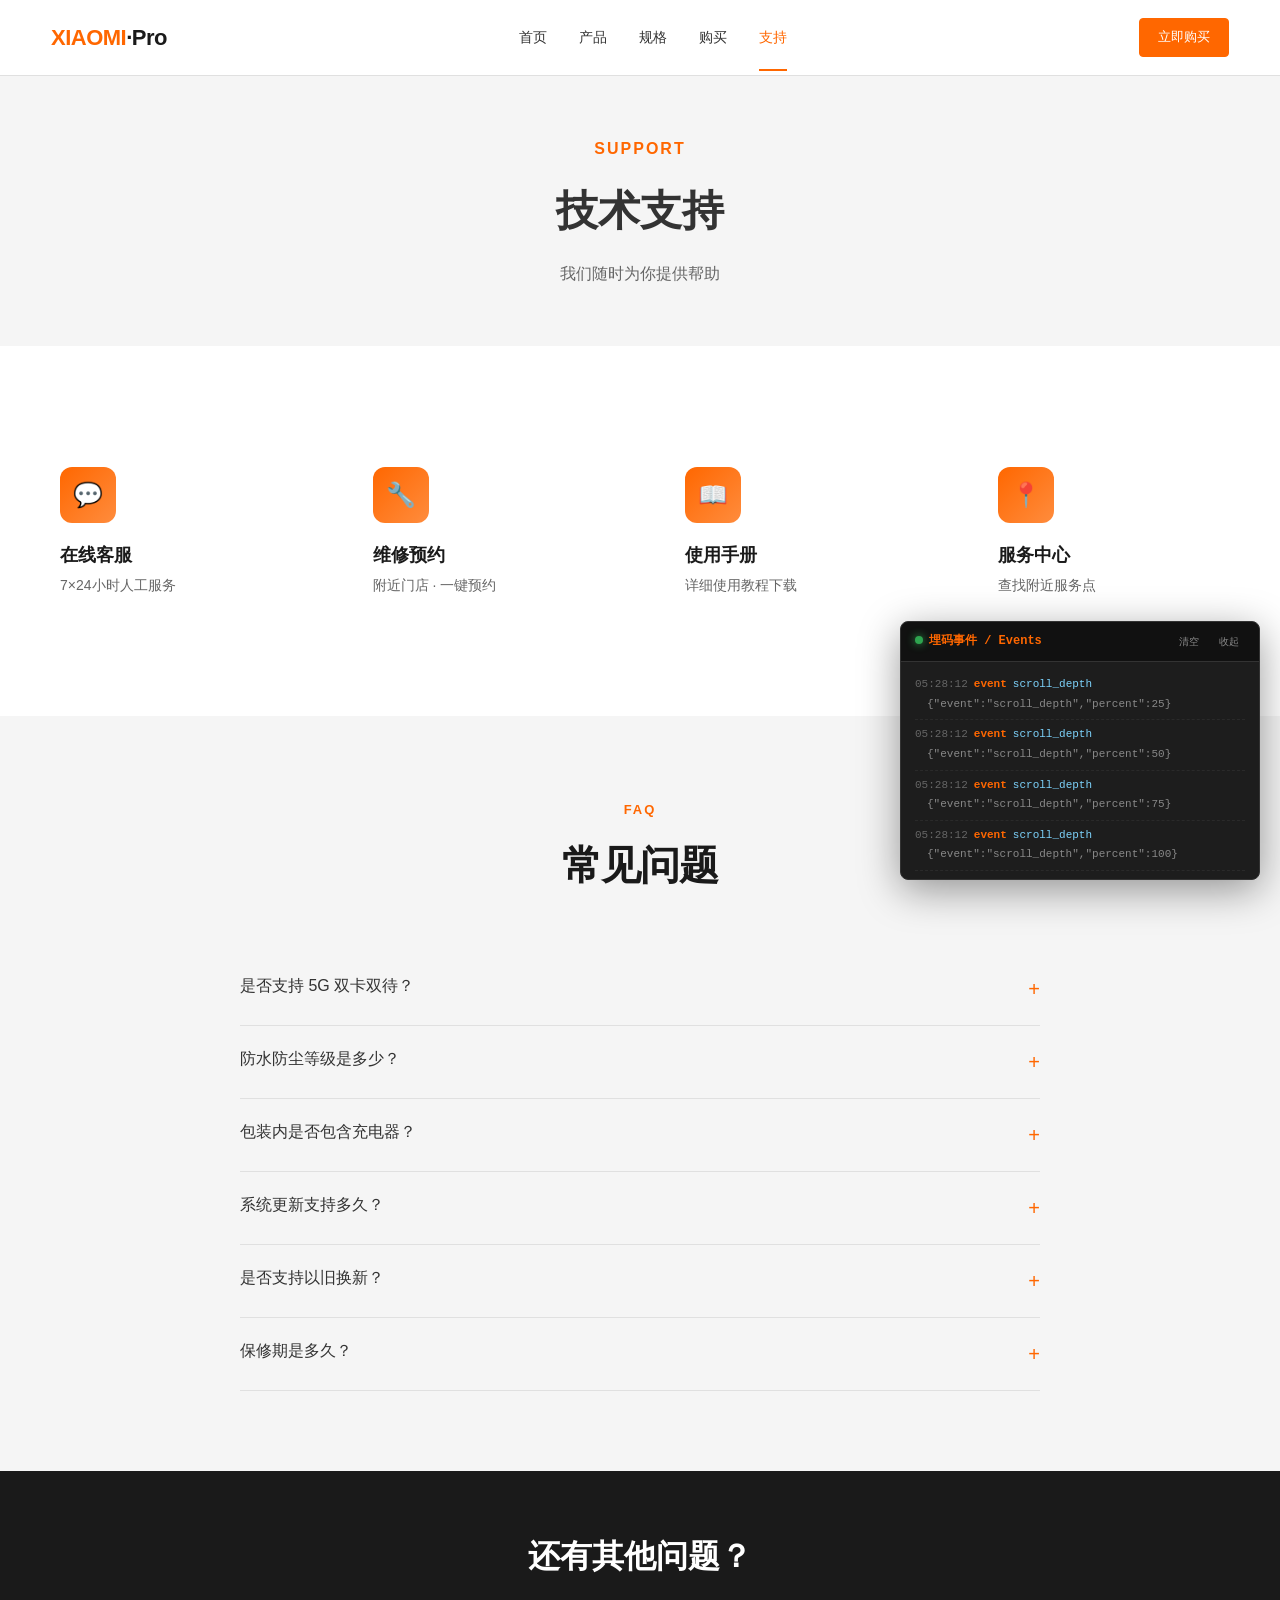
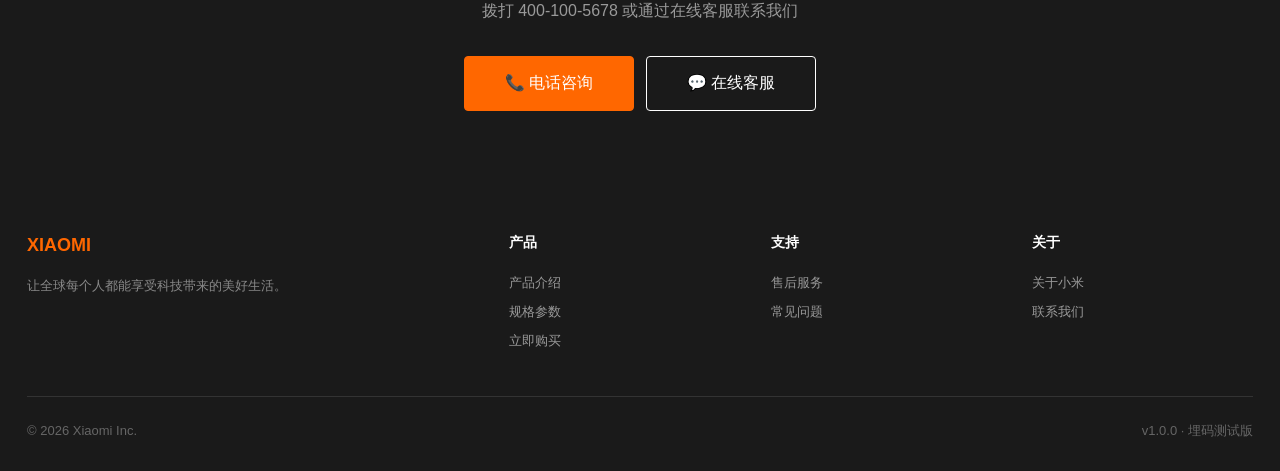
<file: support.html>
<!DOCTYPE html>
<html lang="zh-CN">
<head>
  <!-- Google tag (gtag.js) - GA4 -->
  <script async src="https://www.googletagmanager.com/gtag/js?id=G-XBHN8ZTBCF"></script>
  <script>
    window.dataLayer = window.dataLayer || [];
    function gtag(){dataLayer.push(arguments);}
    gtag('js', new Date());
    gtag('config', 'G-XBHN8ZTBCF');
  </script>

  <!-- Umami Analytics -->
  <script defer src="http://localhost:3000/script.js" data-website-id="d767fd33-8b4c-446f-88bc-324c1520ba76"></script>

  <meta charset="UTF-8">
  <meta name="viewport" content="width=device-width, initial-scale=1.0">
  <title>技术支持 - Xiaomi Pro 14</title>
  <link rel="stylesheet" href="/css/style.css">
</head>
<body>

  <header class="site-header">
    <div class="header-inner">
      <a href="/index.html" class="brand">XIAOMI<span>·Pro</span></a>
      <nav class="nav">
        <a href="/index.html">首页</a>
        <a href="/product.html">产品</a>
        <a href="/specs.html">规格</a>
        <a href="/buy.html">购买</a>
        <a href="/support.html" class="active">支持</a>
      </nav>
      <div class="header-cta">
        <a href="/buy.html" class="btn btn-primary btn-sm" data-event="header_buy_now" data-event-cat="cta" data-event-pos="header">立即购买</a>
      </div>
    </div>
  </header>

  <section style="background:var(--gray-1);padding:60px 24px;text-align:center">
    <div class="container">
      <span class="eyebrow" style="color:var(--primary);font-weight:600;letter-spacing:2px">SUPPORT</span>
      <h1 style="font-size:42px;margin:16px 0">技术支持</h1>
      <p style="color:var(--gray-4)">我们随时为你提供帮助</p>
    </div>
  </section>

  <!-- Quick action buttons (great tracking test points) -->
  <section>
    <div class="container">
      <div class="feature-grid" style="grid-template-columns:repeat(4,1fr)">
        <button class="feature-card" style="text-align:left;cursor:pointer"
                data-event="support_action" data-event-cat="support" data-event-label="在线客服">
          <div class="feature-icon">💬</div>
          <h3>在线客服</h3>
          <p>7×24小时人工服务</p>
        </button>
        <button class="feature-card" style="text-align:left;cursor:pointer"
                data-event="support_action" data-event-cat="support" data-event-label="维修预约">
          <div class="feature-icon">🔧</div>
          <h3>维修预约</h3>
          <p>附近门店 · 一键预约</p>
        </button>
        <button class="feature-card" style="text-align:left;cursor:pointer"
                data-event="support_action" data-event-cat="support" data-event-label="使用手册">
          <div class="feature-icon">📖</div>
          <h3>使用手册</h3>
          <p>详细使用教程下载</p>
        </button>
        <button class="feature-card" style="text-align:left;cursor:pointer"
                data-event="support_action" data-event-cat="support" data-event-label="服务中心">
          <div class="feature-icon">📍</div>
          <h3>服务中心</h3>
          <p>查找附近服务点</p>
        </button>
      </div>
    </div>
  </section>

  <!-- FAQ -->
  <section style="background:var(--gray-1)">
    <div class="container">
      <div class="section-head">
        <span class="eyebrow">FAQ</span>
        <h2>常见问题</h2>
      </div>

      <div class="faq-list">
        <div class="faq-item" data-event="faq_open" data-event-cat="faq" data-event-label="是否支持5G">
          <div class="faq-q">是否支持 5G 双卡双待？</div>
          <div class="faq-a">是的，Xiaomi Pro 14 支持双 nano-SIM 卡 5G+5G 双卡双待，覆盖国内三大运营商全部 5G 频段。</div>
        </div>
        <div class="faq-item" data-event="faq_open" data-event-cat="faq" data-event-label="防水等级">
          <div class="faq-q">防水防尘等级是多少？</div>
          <div class="faq-a">支持 IP68 级防尘防水，可在 1.5 米深淡水中短暂浸泡。但请注意：IP68 并不适用于所有场景，海水及温泉等可能腐蚀设备。</div>
        </div>
        <div class="faq-item" data-event="faq_open" data-event-cat="faq" data-event-label="充电器">
          <div class="faq-q">包装内是否包含充电器？</div>
          <div class="faq-a">是的，包装内包含 90W 充电器、USB-C 数据线、保护壳、SIM 卡针和说明书。</div>
        </div>
        <div class="faq-item" data-event="faq_open" data-event-cat="faq" data-event-label="系统更新">
          <div class="faq-q">系统更新支持多久？</div>
          <div class="faq-a">我们承诺提供至少 3 年的系统更新和 4 年的安全补丁更新。</div>
        </div>
        <div class="faq-item" data-event="faq_open" data-event-cat="faq" data-event-label="以旧换新">
          <div class="faq-q">是否支持以旧换新？</div>
          <div class="faq-a">支持。前往"以旧换新"页面，可对旧机型进行评估回收，抵扣金额用于新机购买。</div>
        </div>
        <div class="faq-item" data-event="faq_open" data-event-cat="faq" data-event-label="保修政策">
          <div class="faq-q">保修期是多久？</div>
          <div class="faq-a">主机享受一年免费保修，电池、充电器等附件保修期为 6 个月。可购买额外延保服务。</div>
        </div>
      </div>
    </div>
  </section>

  <!-- Contact CTA -->
  <section style="background:var(--dark);color:#fff;text-align:center;padding:60px 24px">
    <h2 style="font-size:32px;margin-bottom:16px">还有其他问题？</h2>
    <p style="color:#999;margin-bottom:32px">拨打 400-100-5678 或通过在线客服联系我们</p>
    <div style="display:flex;gap:12px;justify-content:center;flex-wrap:wrap">
      <button class="btn btn-primary btn-lg" data-event="support_call" data-event-cat="cta" data-event-label="电话咨询">📞 电话咨询</button>
      <button class="btn btn-outline btn-lg" style="color:#fff;border-color:#fff" data-event="support_chat" data-event-cat="cta" data-event-label="在线客服">💬 在线客服</button>
    </div>
  </section>

  <footer class="site-footer">
    <div class="footer-grid">
      <div class="footer-col">
        <h4 style="color:var(--primary);font-size:18px">XIAOMI</h4>
        <p style="color:#888">让全球每个人都能享受科技带来的美好生活。</p>
      </div>
      <div class="footer-col">
        <h4>产品</h4>
        <a href="/product.html">产品介绍</a>
        <a href="/specs.html">规格参数</a>
        <a href="/buy.html">立即购买</a>
      </div>
      <div class="footer-col">
        <h4>支持</h4>
        <a href="/support.html">售后服务</a>
        <a href="/support.html">常见问题</a>
      </div>
      <div class="footer-col">
        <h4>关于</h4>
        <a href="#">关于小米</a>
        <a href="#">联系我们</a>
      </div>
    </div>
    <div class="footer-bottom">
      <span>© 2026 Xiaomi Inc.</span>
      <span>v1.0.0 · 埋码测试版</span>
    </div>
  </footer>

  <script src="/js/tracker.js"></script>
  <script src="/js/main.js"></script>
</body>
</html>
</file>
<file: css/style.css>
/* ===== Reset & Base ===== */
* { box-sizing: border-box; margin: 0; padding: 0; }
html { scroll-behavior: smooth; }
body {
  font-family: -apple-system, BlinkMacSystemFont, "Segoe UI", "PingFang SC", "Microsoft YaHei", Roboto, sans-serif;
  color: #333;
  background: #fff;
  line-height: 1.6;
  -webkit-font-smoothing: antialiased;
}
a { color: inherit; text-decoration: none; }
img { max-width: 100%; display: block; }
button { font-family: inherit; cursor: pointer; border: none; background: none; }
ul { list-style: none; }

/* ===== Theme ===== */
:root {
  --primary: #ff6700;
  --primary-dark: #e55a00;
  --dark: #1a1a1a;
  --gray-1: #f5f5f5;
  --gray-2: #e0e0e0;
  --gray-3: #999;
  --gray-4: #666;
  --text: #333;
  --max-w: 1226px;
}

/* ===== Header ===== */
.site-header {
  position: sticky; top: 0; z-index: 100;
  background: rgba(255,255,255,0.95);
  backdrop-filter: blur(10px);
  border-bottom: 1px solid var(--gray-2);
}
.header-inner {
  max-width: var(--max-w); margin: 0 auto;
  display: flex; align-items: center; justify-content: space-between;
  padding: 18px 24px;
}
.brand {
  font-size: 22px; font-weight: 700; color: var(--primary);
  letter-spacing: -0.5px;
}
.brand span { color: var(--dark); }
.nav { display: flex; gap: 32px; }
.nav a {
  font-size: 14px; color: var(--text);
  transition: color .2s;
  position: relative;
}
.nav a:hover, .nav a.active { color: var(--primary); }
.nav a.active::after {
  content: ''; position: absolute; bottom: -22px; left: 0; right: 0;
  height: 2px; background: var(--primary);
}
.header-cta {
  display: flex; gap: 12px; align-items: center;
}
.icon-btn {
  width: 36px; height: 36px; border-radius: 50%;
  display: inline-flex; align-items: center; justify-content: center;
  color: var(--gray-4); transition: all .2s;
}
.icon-btn:hover { background: var(--gray-1); color: var(--primary); }

/* ===== Buttons ===== */
.btn {
  display: inline-flex; align-items: center; justify-content: center; gap: 6px;
  padding: 12px 28px; border-radius: 4px;
  font-size: 14px; font-weight: 500;
  transition: all .25s; cursor: pointer;
  border: 1px solid transparent;
}
.btn-primary {
  background: var(--primary); color: #fff;
  border-color: var(--primary);
}
.btn-primary:hover { background: var(--primary-dark); border-color: var(--primary-dark); transform: translateY(-1px); box-shadow: 0 6px 20px rgba(255,103,0,0.3); }
.btn-outline {
  background: transparent; color: var(--primary); border-color: var(--primary);
}
.btn-outline:hover { background: var(--primary); color: #fff; }
.btn-dark { background: var(--dark); color: #fff; border-color: var(--dark); }
.btn-dark:hover { background: #000; }
.btn-ghost { background: var(--gray-1); color: var(--text); }
.btn-ghost:hover { background: var(--gray-2); }
.btn-lg { padding: 16px 40px; font-size: 16px; }
.btn-sm { padding: 8px 18px; font-size: 13px; }
.btn-block { width: 100%; }

/* ===== Hero / Banner ===== */
.hero {
  position: relative;
  background: linear-gradient(135deg, #1a1a1a 0%, #2d2d2d 100%);
  color: #fff;
  overflow: hidden;
  min-height: 620px;
  display: flex; align-items: center;
}
.hero::before {
  content: ''; position: absolute; inset: 0;
  background:
    radial-gradient(circle at 80% 30%, rgba(255,103,0,0.25) 0%, transparent 50%),
    radial-gradient(circle at 20% 80%, rgba(255,103,0,0.15) 0%, transparent 50%);
}
.hero-inner {
  position: relative; z-index: 2;
  max-width: var(--max-w); margin: 0 auto;
  padding: 80px 24px;
  display: grid; grid-template-columns: 1fr 1fr; gap: 60px;
  align-items: center;
}
.hero-text .tag {
  display: inline-block; padding: 4px 12px;
  background: rgba(255,103,0,0.2); color: var(--primary);
  border-radius: 20px; font-size: 12px; font-weight: 600;
  margin-bottom: 20px; letter-spacing: 1px;
}
.hero-text h1 {
  font-size: 56px; line-height: 1.1; font-weight: 700;
  margin-bottom: 20px; letter-spacing: -1.5px;
}
.hero-text h1 em { font-style: normal; color: var(--primary); }
.hero-text p {
  font-size: 17px; color: #ccc; margin-bottom: 32px; max-width: 480px;
}
.hero-cta { display: flex; gap: 16px; flex-wrap: wrap; }
.hero-meta { display: flex; gap: 32px; margin-top: 48px; }
.hero-meta div span { display: block; }
.hero-meta .num { font-size: 28px; font-weight: 700; color: var(--primary); }
.hero-meta .lbl { font-size: 12px; color: #999; text-transform: uppercase; letter-spacing: 1px; }

.hero-visual {
  position: relative; height: 480px;
  display: flex; align-items: center; justify-content: center;
}
.phone-mock {
  width: 260px; height: 520px;
  background: linear-gradient(145deg, #2a2a2a 0%, #0a0a0a 100%);
  border-radius: 38px;
  border: 3px solid #333;
  position: relative;
  box-shadow:
    0 50px 100px rgba(0,0,0,0.5),
    inset 0 0 0 2px #1a1a1a,
    0 0 80px rgba(255,103,0,0.15);
  transform: rotate(-3deg);
  transition: transform .8s cubic-bezier(0.4,0,0.2,1);
}
.phone-mock:hover { transform: rotate(0deg) scale(1.03); }
.phone-screen {
  position: absolute; inset: 8px;
  background: linear-gradient(160deg, #1a1a1a 0%, #000 100%);
  border-radius: 30px;
  display: flex; flex-direction: column;
  align-items: center; justify-content: center;
  color: var(--primary);
  overflow: hidden;
}
.phone-screen::after {
  content: ''; position: absolute;
  width: 200%; height: 200%;
  background: conic-gradient(from 0deg, transparent, rgba(255,103,0,0.4), transparent 30%);
  animation: rotate 4s linear infinite;
  top: -50%; left: -50%;
}
@keyframes rotate { to { transform: rotate(360deg); } }
.phone-logo {
  position: relative; z-index: 2;
  font-size: 32px; font-weight: 800;
  letter-spacing: -1px;
}
.phone-logo small { display: block; font-size: 12px; color: #888; margin-top: 8px; font-weight: 400; letter-spacing: 4px; }
.phone-notch {
  position: absolute; top: 14px; left: 50%; transform: translateX(-50%);
  width: 90px; height: 24px; background: #000; border-radius: 12px; z-index: 3;
}

/* ===== Sections ===== */
section { padding: 80px 24px; }
.container { max-width: var(--max-w); margin: 0 auto; }
.section-head { text-align: center; margin-bottom: 56px; }
.section-head .eyebrow {
  display: inline-block; color: var(--primary);
  font-size: 13px; font-weight: 600; letter-spacing: 2px;
  text-transform: uppercase; margin-bottom: 12px;
}
.section-head h2 {
  font-size: 40px; font-weight: 700; letter-spacing: -1px;
  margin-bottom: 16px; color: var(--dark);
}
.section-head p { color: var(--gray-4); max-width: 600px; margin: 0 auto; font-size: 16px; }

/* ===== Feature Grid ===== */
.features {
  background: var(--gray-1);
}
.feature-grid {
  display: grid; grid-template-columns: repeat(3, 1fr); gap: 24px;
}
.feature-card {
  background: #fff; border-radius: 8px;
  padding: 40px 32px; transition: all .3s;
  border: 1px solid transparent;
}
.feature-card:hover { transform: translateY(-4px); box-shadow: 0 12px 32px rgba(0,0,0,0.08); border-color: var(--primary); }
.feature-icon {
  width: 56px; height: 56px; border-radius: 12px;
  background: linear-gradient(135deg, var(--primary) 0%, #ff8c3d 100%);
  display: inline-flex; align-items: center; justify-content: center;
  color: #fff; font-size: 24px; margin-bottom: 20px;
}
.feature-card h3 { font-size: 18px; font-weight: 600; margin-bottom: 10px; color: var(--dark); }
.feature-card p { font-size: 14px; color: var(--gray-4); }

/* ===== Color picker section ===== */
.colors {
  display: grid; grid-template-columns: 1fr 1fr; gap: 60px;
  align-items: center;
}
.color-options { display: flex; gap: 16px; margin: 24px 0 32px; }
.color-dot {
  width: 36px; height: 36px; border-radius: 50%;
  border: 3px solid transparent;
  cursor: pointer; transition: all .2s;
  position: relative;
}
.color-dot.active { border-color: var(--primary); transform: scale(1.1); }
.color-dot:hover { transform: scale(1.1); }

/* ===== Specs Table ===== */
.specs-list { width: 100%; border-collapse: collapse; }
.specs-list tr { border-bottom: 1px solid var(--gray-2); }
.specs-list tr:hover { background: var(--gray-1); }
.specs-list td { padding: 18px 16px; font-size: 14px; }
.specs-list td:first-child { color: var(--gray-3); width: 30%; }
.specs-list td:last-child { font-weight: 500; }

/* ===== Buy page ===== */
.buy-grid { display: grid; grid-template-columns: 1fr 1fr; gap: 48px; }
.buy-card {
  background: #fff; border: 1px solid var(--gray-2); border-radius: 8px;
  padding: 32px;
}
.buy-card h3 { font-size: 22px; margin-bottom: 8px; }
.price { font-size: 36px; font-weight: 700; color: var(--primary); margin: 16px 0; }
.price small { font-size: 14px; color: var(--gray-3); font-weight: 400; }
.form-row { margin-bottom: 18px; }
.form-row label { display: block; font-size: 13px; color: var(--gray-4); margin-bottom: 6px; }
.form-row input, .form-row select {
  width: 100%; padding: 12px 14px;
  border: 1px solid var(--gray-2); border-radius: 4px;
  font-size: 14px; font-family: inherit;
  transition: border-color .2s;
}
.form-row input:focus, .form-row select:focus {
  outline: none; border-color: var(--primary);
}
.stock-status {
  display: inline-flex; align-items: center; gap: 6px;
  font-size: 13px; color: #2ea44f; font-weight: 500;
  margin-bottom: 16px;
}
.stock-status::before {
  content: ''; width: 8px; height: 8px; border-radius: 50%;
  background: #2ea44f; box-shadow: 0 0 0 4px rgba(46,164,79,0.2);
}

/* ===== Support page ===== */
.faq-list { max-width: 800px; margin: 0 auto; }
.faq-item {
  border-bottom: 1px solid var(--gray-2); padding: 20px 0;
  cursor: pointer;
}
.faq-q { display: flex; justify-content: space-between; font-weight: 500; }
.faq-q::after { content: '+'; color: var(--primary); font-size: 20px; }
.faq-item.open .faq-q::after { content: '−'; }
.faq-a { display: none; color: var(--gray-4); margin-top: 12px; font-size: 14px; }
.faq-item.open .faq-a { display: block; }

/* ===== Footer ===== */
.site-footer {
  background: var(--dark); color: #999;
  padding: 60px 24px 30px; font-size: 13px;
}
.footer-grid {
  max-width: var(--max-w); margin: 0 auto;
  display: grid; grid-template-columns: 2fr 1fr 1fr 1fr; gap: 40px;
  padding-bottom: 40px; border-bottom: 1px solid #333;
}
.footer-col h4 { color: #fff; margin-bottom: 16px; font-size: 14px; }
.footer-col a { display: block; padding: 4px 0; transition: color .2s; }
.footer-col a:hover { color: var(--primary); }
.footer-bottom {
  max-width: var(--max-w); margin: 0 auto;
  display: flex; justify-content: space-between; padding-top: 24px;
  color: #666;
}

/* ===== Tracking Log Panel ===== */
#track-panel {
  position: fixed; bottom: 20px; right: 20px;
  width: 360px; max-height: 420px;
  background: rgba(20,20,20,0.96);
  color: #e0e0e0; border-radius: 8px;
  font-family: "SF Mono", Consolas, Monaco, monospace;
  font-size: 11px;
  box-shadow: 0 10px 40px rgba(0,0,0,0.4);
  z-index: 9999;
  display: flex; flex-direction: column;
  border: 1px solid #333;
}
#track-panel.collapsed { max-height: 38px; }
.track-head {
  display: flex; justify-content: space-between; align-items: center;
  padding: 10px 14px; background: #111;
  border-radius: 8px 8px 0 0;
  border-bottom: 1px solid #333;
  cursor: pointer;
}
.track-head strong { color: var(--primary); font-size: 12px; }
.track-head .dot {
  width: 8px; height: 8px; border-radius: 50%; background: #2ea44f;
  display: inline-block; margin-right: 6px;
  box-shadow: 0 0 8px #2ea44f;
  animation: pulse 2s infinite;
}
@keyframes pulse { 50% { opacity: 0.4; } }
.track-actions { display: flex; gap: 8px; }
.track-actions button {
  background: transparent; color: #888;
  font-size: 10px; padding: 2px 6px; border-radius: 3px;
}
.track-actions button:hover { color: var(--primary); background: #222; }
#track-log {
  flex: 1; overflow-y: auto; padding: 8px 14px;
  scrollbar-width: thin; scrollbar-color: #444 transparent;
}
.track-entry {
  padding: 6px 0; border-bottom: 1px dashed #2a2a2a;
  word-break: break-all;
}
.track-entry .te-time { color: #666; margin-right: 6px; }
.track-entry .te-platform { color: var(--primary); font-weight: 700; margin-right: 6px; }
.track-entry .te-event { color: #7dd3fc; }
.track-entry .te-data { color: #888; display: block; margin-top: 2px; padding-left: 12px; }
.track-entry.pv .te-platform { color: #a78bfa; }
.track-entry.conv .te-platform { color: #fbbf24; }

/* ===== Toast ===== */
.toast {
  position: fixed; top: 24px; left: 50%; transform: translateX(-50%);
  background: var(--dark); color: #fff;
  padding: 14px 24px; border-radius: 6px;
  font-size: 14px; box-shadow: 0 10px 30px rgba(0,0,0,0.2);
  z-index: 99999;
  opacity: 0; transition: opacity .3s, transform .3s;
  border-left: 3px solid var(--primary);
}
.toast.show { opacity: 1; transform: translateX(-50%) translateY(0); }

/* ===== Responsive ===== */
@media (max-width: 900px) {
  .hero-inner, .colors, .buy-grid { grid-template-columns: 1fr; }
  .feature-grid { grid-template-columns: 1fr; }
  .footer-grid { grid-template-columns: 1fr 1fr; }
  .hero-text h1 { font-size: 36px; }
  .nav { display: none; }
  .phone-mock { width: 200px; height: 400px; }
  .hero-visual { height: 360px; }
  #track-panel { width: calc(100vw - 40px); }
}
</file>
